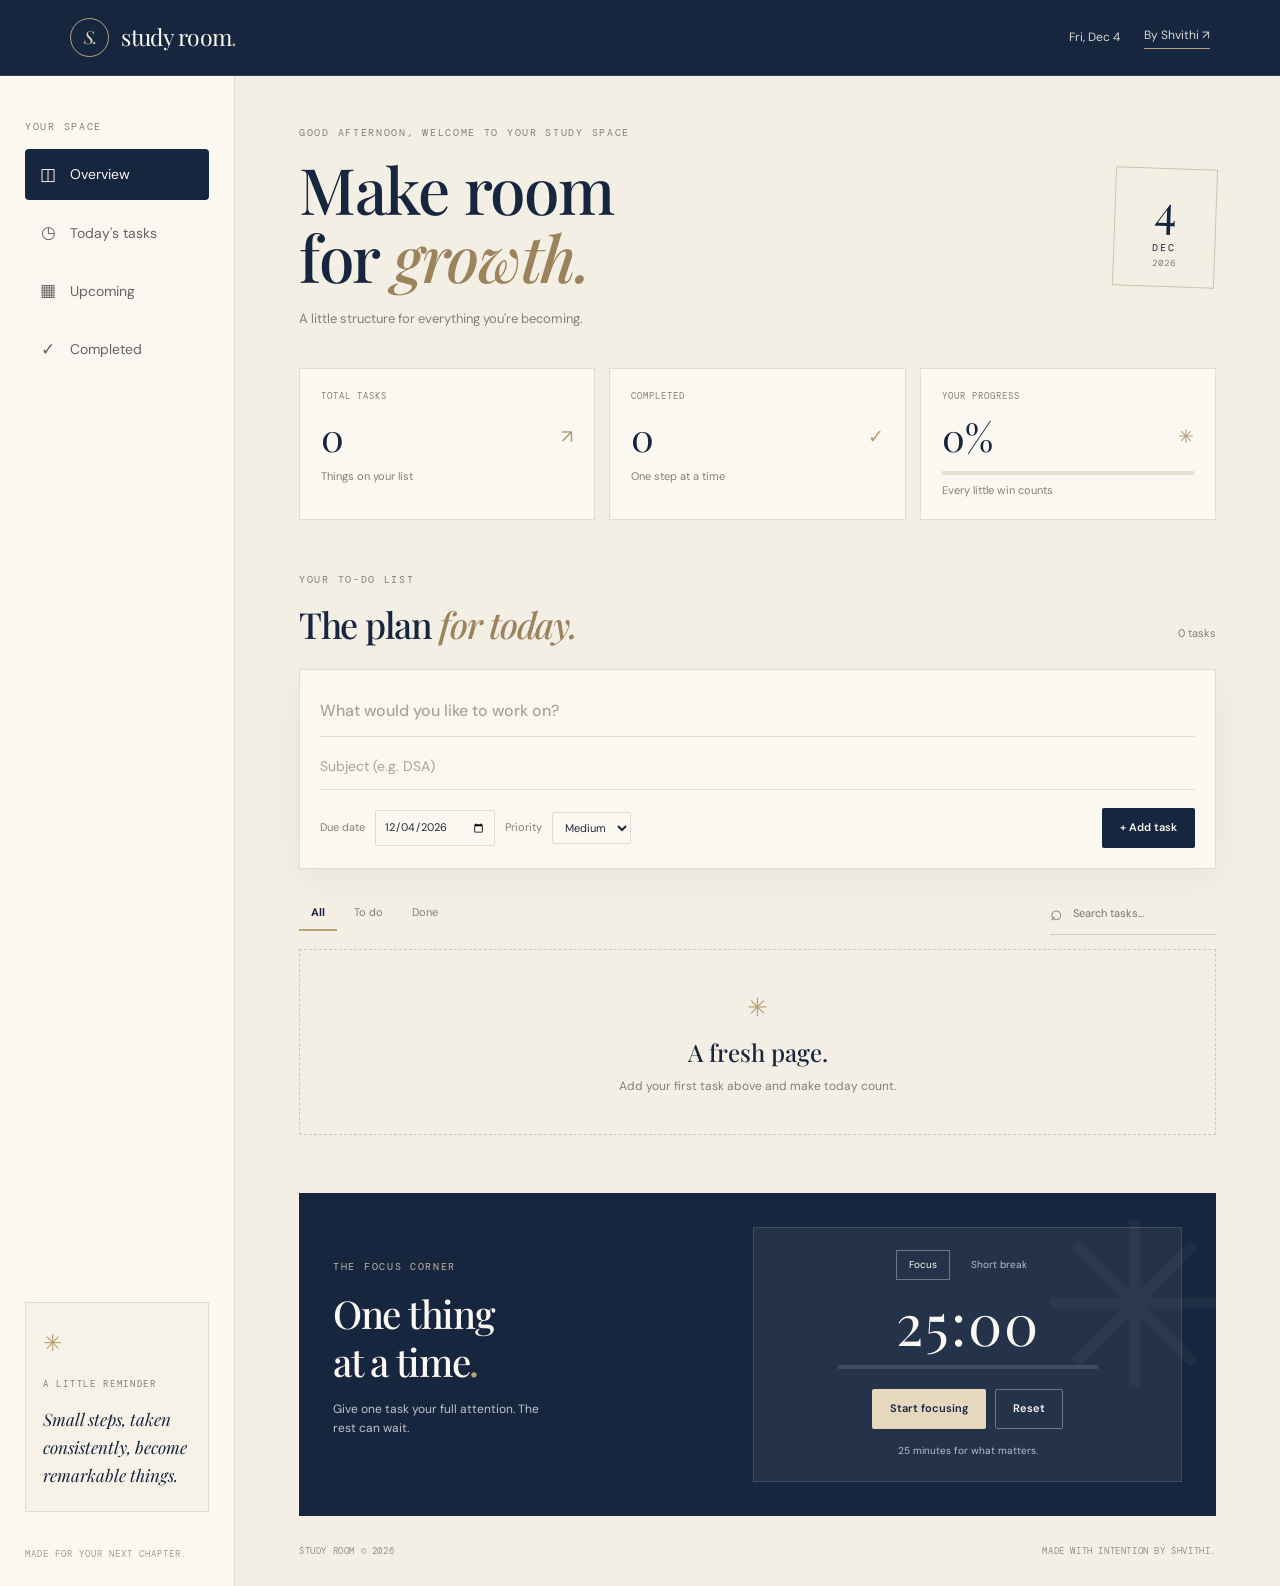
<file: index.html>
<!DOCTYPE html>
<html lang="en">
<head>
  <meta charset="UTF-8">
  <meta name="viewport" content="width=device-width, initial-scale=1.0">
  <meta name="theme-color" content="#17263f">
  <meta name="description" content="A calm, elegant study planner by Shvithi. Organize tasks, track progress, and focus on what matters.">
  <title>Study Room | Shvithi</title>
  <link rel="stylesheet" href="styles.css">
  <link rel="manifest" href="manifest.webmanifest">
  <link rel="icon" href="icon.svg" type="image/svg+xml">
</head>
<body>
  <header class="topbar">
    <a class="brand" href="#" aria-label="Study Room home">
      <span class="brand-mark">S.</span>
      <span>study room<span class="brand-period">.</span></span>
    </a>
    <div class="topbar-right">
      <span class="date-label" id="todayLabel"></span>
      <button class="button button-outline" id="installBtn" hidden>Install app</button>
      <a class="portfolio-link" href="#" id="portfolioLink">By Shvithi ↗</a>
    </div>
  </header>

  <main class="layout">
    <aside class="sidebar">
      <p class="eyebrow">YOUR SPACE</p>
      <nav class="nav-list" aria-label="Main navigation">
        <button class="nav-item active" data-view="all">
          <span>◫</span> Overview
        </button>
        <button class="nav-item" data-view="today">
          <span>◷</span> Today's tasks
        </button>
        <button class="nav-item" data-view="upcoming">
          <span>▦</span> Upcoming
        </button>
        <button class="nav-item" data-view="completed">
          <span>✓</span> Completed
        </button>
      </nav>

      <div class="sidebar-note">
        <span class="note-icon">✳</span>
        <p class="eyebrow">A LITTLE REMINDER</p>
        <p class="quote">Small steps, taken consistently, become remarkable things.</p>
      </div>

      <div class="sidebar-footer">MADE FOR YOUR NEXT CHAPTER.</div>
    </aside>

    <section class="main-content">
      <div class="welcome-row">
        <div>
          <p class="eyebrow" id="greeting">YOUR PERSONAL STUDY SPACE</p>
          <h1 id="pageTitle">Make room<br>for <em>growth.</em></h1>
          <p class="subtitle">A little structure for everything you're becoming.</p>
        </div>
        <div class="day-stamp">
          <span class="stamp-number" id="dayNumber">24</span>
          <span class="stamp-month" id="monthName">OCT</span>
          <span class="stamp-year" id="yearNumber">2026</span>
        </div>
      </div>

      <section class="stats-grid" aria-label="Study progress">
        <article class="stat-card">
          <p class="stat-label">TOTAL TASKS</p>
          <div class="stat-bottom">
            <span class="stat-number" id="totalCount">0</span>
            <span class="stat-symbol">↗</span>
          </div>
          <p class="stat-caption">Things on your list</p>
        </article>
        <article class="stat-card">
          <p class="stat-label">COMPLETED</p>
          <div class="stat-bottom">
            <span class="stat-number" id="completedCount">0</span>
            <span class="stat-symbol">✓</span>
          </div>
          <p class="stat-caption">One step at a time</p>
        </article>
        <article class="stat-card progress-card">
          <p class="stat-label">YOUR PROGRESS</p>
          <div class="stat-bottom">
            <span class="stat-number" id="progressPercent">0%</span>
            <span class="stat-symbol">✳</span>
          </div>
          <div class="progress-track">
            <div class="progress-fill" id="progressFill"></div>
          </div>
          <p class="stat-caption">Every little win counts</p>
        </article>
      </section>

      <section class="task-section">
        <div class="section-heading">
          <div>
            <p class="eyebrow">YOUR TO-DO LIST</p>
            <h2 id="taskHeading">The plan <em>for today.</em></h2>
          </div>
          <span class="task-total" id="visibleCount">0 tasks</span>
        </div>

        <form id="taskForm" class="task-form">
          <div class="form-main">
            <label class="sr-only" for="taskTitle">Task name</label>
            <input id="taskTitle" type="text" placeholder="What would you like to work on?" maxlength="100" required>
            <label class="sr-only" for="taskSubject">Subject</label>
            <input id="taskSubject" type="text" placeholder="Subject (e.g. DSA)" maxlength="40">
          </div>
          <div class="form-bottom">
            <div class="form-options">
              <label for="taskDate">Due date</label>
              <input id="taskDate" type="date" required>
              <label for="taskPriority">Priority</label>
              <select id="taskPriority">
                <option value="medium">Medium</option>
                <option value="high">High</option>
                <option value="low">Low</option>
              </select>
            </div>
            <button class="button button-primary" type="submit">+ Add task</button>
          </div>
        </form>

        <div class="task-toolbar">
          <div class="filter-list" aria-label="Filter tasks">
            <button class="filter active" data-filter="all">All</button>
            <button class="filter" data-filter="pending">To do</button>
            <button class="filter" data-filter="completed">Done</button>
          </div>
          <label class="search-box">
            <span>⌕</span>
            <input id="searchInput" type="search" placeholder="Search tasks..." aria-label="Search tasks">
          </label>
        </div>

        <div id="taskList" class="task-list"></div>
        <div id="emptyState" class="empty-state">
          <span class="empty-icon">✳</span>
          <h3>A fresh page.</h3>
          <p>Add your first task above and make today count.</p>
        </div>
      </section>

      <section class="focus-section">
        <div class="focus-copy">
          <p class="eyebrow">THE FOCUS CORNER</p>
          <h2>One thing<br>at a time<span class="accent-dot">.</span></h2>
          <p>Give one task your full attention. The rest can wait.</p>
        </div>
        <div class="timer-panel">
          <div class="timer-tabs">
            <button class="timer-tab active" data-minutes="25">Focus</button>
            <button class="timer-tab" data-minutes="5">Short break</button>
          </div>
          <div class="timer-display" id="timerDisplay">25:00</div>
          <div class="timer-progress"><div id="timerProgress"></div></div>
          <div class="timer-actions">
            <button class="button button-primary" id="timerToggle">Start focusing</button>
            <button class="button button-outline" id="timerReset">Reset</button>
          </div>
          <p class="timer-caption" id="timerCaption">25 minutes for what matters.</p>
        </div>
      </section>

      <footer class="page-footer">
        <span>STUDY ROOM © <span id="footerYear"></span></span>
        <span>MADE WITH INTENTION BY SHVITHI.</span>
      </footer>
    </section>
  </main>

  <div class="toast" id="toast" role="status" aria-live="polite"></div>
  <script src="script.js"></script>
</body>
</html>
</file>
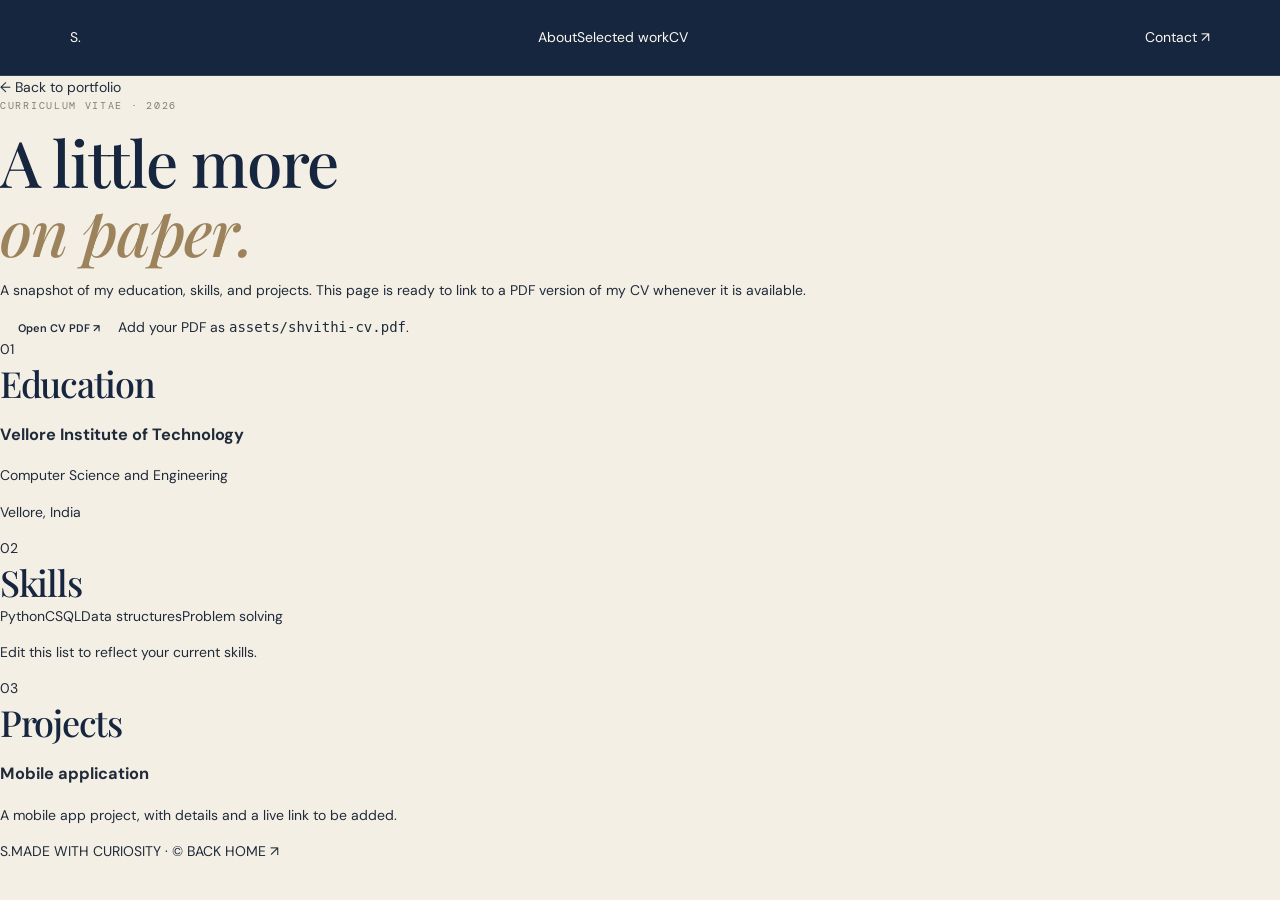
<file: cv.html>
<!doctype html>
<html lang="en">
<head>
  <meta charset="utf-8"><meta name="viewport" content="width=device-width, initial-scale=1">
  <meta name="theme-color" content="#10233f"><title>CV | Shvithi</title>
  <link rel="preconnect" href="https://fonts.googleapis.com"><link rel="preconnect" href="https://fonts.gstatic.com" crossorigin>
  <link href="https://fonts.googleapis.com/css2?family=DM+Mono:wght@400;500&family=Playfair+Display:ital,wght@0,400;0,500;0,600;1,400;1,500&family=DM+Sans:wght@400;500;600&display=swap" rel="stylesheet">
  <link rel="stylesheet" href="styles.css">
</head>
<body class="cv-page">
  <div class="cursor-glow" aria-hidden="true"></div><div class="cursor-trail" aria-hidden="true"></div>
  <header class="topbar"><a class="wordmark" href="index.html">S<span>.</span></a><nav><a href="index.html#about">About</a><a href="index.html#work">Selected work</a><a class="active" href="cv.html">CV</a></nav><a class="contact-pill" href="mailto:ravipatishvithi.sai2026@vitstudent.ac.in">Contact <span>↗</span></a></header>
  <main class="cv-main section-wrap">
    <a class="back-link" href="index.html">← Back to portfolio</a>
    <p class="eyebrow">CURRICULUM VITAE · 2026</p>
    <h1>A little more<br><em>on paper.</em></h1>
    <p class="cv-intro">A snapshot of my education, skills, and projects. This page is ready to link to a PDF version of my CV whenever it is available.</p>
    <div class="cv-actions"><a class="button button-light" id="cv-download" href="#" target="_blank" rel="noreferrer">Open CV PDF <span>↗</span></a><span class="small-note" id="cv-note">Add your PDF as <code>assets/shvithi-cv.pdf</code>.</span></div>
    <div class="cv-details">
      <section><span class="cv-number">01</span><div><h2>Education</h2><h3>Vellore Institute of Technology</h3><p>Computer Science and Engineering</p><p class="muted">Vellore, India</p></div></section>
      <section><span class="cv-number">02</span><div><h2>Skills</h2><div class="skill-chips"><span>Python</span><span>C</span><span>SQL</span><span>Data structures</span><span>Problem solving</span></div><p class="muted">Edit this list to reflect your current skills.</p></div></section>
      <section><span class="cv-number">03</span><div><h2>Projects</h2><h3>Mobile application</h3><p>A mobile app project, with details and a live link to be added.</p></div></section>
    </div>
  </main>
  <footer class="footer"><a class="wordmark" href="index.html">S<span>.</span></a><span>MADE WITH CURIOSITY · © <span id="year"></span></span><a href="index.html">BACK HOME ↗</a></footer>
  <script src="script.js"></script>
</body>
</html>
</file>
<file: styles.css>
@import url('https://fonts.googleapis.com/css2?family=DM+Mono:wght@400;500&family=DM+Sans:wght@400;500;600;700&family=Playfair+Display:ital,wght@0,500;0,600;0,700;1,500;1,600&display=swap');

:root {
  --navy: #17263f;
  --navy-light: #243653;
  --beige: #f4efe5;
  --paper: #fbf8f1;
  --cream: #e8dfcf;
  --ink: #202b3a;
  --muted: #827f78;
  --line: #e3dccf;
  --accent: #b9a17a;
  --green: #54725b;
  --red: #a4544d;
  --shadow: 0 10px 35px rgba(23, 38, 63, .05);
}

* { box-sizing: border-box; }

html { scroll-behavior: smooth; }

body {
  margin: 0;
  background: var(--beige);
  color: var(--ink);
  font-family: 'DM Sans', sans-serif;
  font-size: 14px;
  line-height: 1.6;
}

button, input, select { font: inherit; }
button { cursor: pointer; }
button:focus-visible, input:focus-visible, select:focus-visible, a:focus-visible {
  outline: 2px solid var(--accent);
  outline-offset: 3px;
}

a { color: inherit; text-decoration: none; }

.topbar {
  min-height: 76px;
  padding: 15px 5.5%;
  background: var(--navy);
  color: var(--paper);
  display: flex;
  justify-content: space-between;
  align-items: center;
  gap: 20px;
  border-bottom: 1px solid rgba(255,255,255,.12);
}

.brand {
  display: flex;
  align-items: center;
  gap: 12px;
  font-family: 'Playfair Display', serif;
  font-size: 23px;
  letter-spacing: -.7px;
}

.brand-mark {
  display: grid;
  place-items: center;
  width: 39px;
  height: 39px;
  border: 1px solid var(--accent);
  border-radius: 50%;
  font-style: italic;
  color: #e5d1ad;
  font-size: 18px;
}

.brand-period { color: var(--accent); }

.topbar-right {
  display: flex;
  align-items: center;
  gap: 24px;
}

.date-label, .portfolio-link {
  font-size: 12px;
  color: #d9d7d1;
}

.portfolio-link { border-bottom: 1px solid var(--accent); padding-bottom: 3px; }

.layout {
  display: grid;
  grid-template-columns: 235px minmax(0, 1fr);
  min-height: calc(100vh - 76px);
}

.sidebar {
  background: var(--paper);
  padding: 43px 25px 25px;
  border-right: 1px solid var(--line);
  display: flex;
  flex-direction: column;
}

.eyebrow {
  font-family: 'DM Mono', monospace;
  font-size: 10px;
  letter-spacing: 1.7px;
  color: var(--muted);
  margin: 0 0 14px;
}

.nav-list { display: grid; gap: 7px; }

.nav-item {
  display: flex;
  align-items: center;
  gap: 12px;
  text-align: left;
  width: 100%;
  padding: 12px 13px;
  background: transparent;
  color: #64645f;
  border: 0;
  border-radius: 4px;
  transition: background .2s, color .2s;
}

.nav-item span { width: 20px; font-size: 17px; text-align: center; }

.nav-item:hover { background: var(--beige); color: var(--navy); }

.nav-item.active {
  background: var(--navy);
  color: var(--paper);
}

.sidebar-note {
  margin-top: auto;
  margin-bottom: 35px;
  padding: 22px 17px;
  border: 1px solid var(--line);
  background: #f7f2e8;
}

.note-icon { color: var(--accent); font-size: 23px; }
.sidebar-note .eyebrow { margin-top: 15px; font-size: 9px; }

.quote {
  margin: 0;
  font-family: 'Playfair Display', serif;
  font-style: italic;
  font-size: 17px;
  line-height: 1.65;
  color: var(--navy);
}

.sidebar-footer {
  color: #a39b8f;
  font-family: 'DM Mono', monospace;
  font-size: 9px;
  letter-spacing: 1px;
}

.main-content {
  width: 100%;
  max-width: 1200px;
  margin: 0 auto;
  padding: 49px clamp(24px, 5vw, 72px) 20px;
}

.welcome-row {
  display: flex;
  justify-content: space-between;
  align-items: center;
  gap: 25px;
  margin-bottom: 38px;
}

h1, h2, h3, p { overflow-wrap: anywhere; }

h1, h2 {
  margin: 0;
  font-family: 'Playfair Display', serif;
  font-weight: 500;
  letter-spacing: -1.3px;
  color: var(--navy);
}

h1 { font-size: clamp(42px, 5vw, 66px); line-height: 1.07; }
h1 em, h2 em { color: #9c835c; font-weight: 500; }
h2 { font-size: clamp(26px, 3vw, 36px); line-height: 1.25; }

.subtitle {
  margin: 17px 0 0;
  color: var(--muted);
  font-size: 13px;
}

.day-stamp {
  flex: 0 0 102px;
  width: 102px;
  height: 119px;
  display: flex;
  flex-direction: column;
  align-items: center;
  justify-content: center;
  border: 1px solid #cfc3ae;
  color: var(--navy);
  transform: rotate(2deg);
}

.stamp-number { font-family: 'Playfair Display', serif; font-size: 45px; line-height: 1.1; }
.stamp-month, .stamp-year { font-family: 'DM Mono', monospace; font-size: 10px; letter-spacing: 2px; }
.stamp-month { margin-top: 5px; }
.stamp-year { color: var(--muted); font-size: 9px; letter-spacing: 1px; }

.stats-grid {
  display: grid;
  grid-template-columns: repeat(3, minmax(0, 1fr));
  gap: 14px;
  margin-bottom: 52px;
}

.stat-card {
  padding: 20px 21px;
  background: var(--paper);
  border: 1px solid var(--line);
  min-width: 0;
}

.stat-label {
  font-family: 'DM Mono', monospace;
  letter-spacing: 1px;
  font-size: 9px;
  color: var(--muted);
  margin: 0;
}

.stat-bottom { display: flex; align-items: center; justify-content: space-between; margin-top: 10px; }
.stat-number { font-family: 'Playfair Display', serif; font-size: 38px; color: var(--navy); line-height: 1.25; }
.stat-symbol { color: #b09a76; font-size: 19px; }
.stat-caption { margin: 7px 0 0; font-size: 11px; color: var(--muted); }

.progress-track, .timer-progress {
  height: 4px;
  background: #e6dfd2;
  overflow: hidden;
  margin-top: 10px;
}
.progress-fill, #timerProgress { height: 100%; width: 0%; background: var(--green); transition: width .3s; }

.task-section { margin-bottom: 58px; }

.section-heading {
  display: flex;
  justify-content: space-between;
  align-items: end;
  gap: 15px;
  margin-bottom: 22px;
}

.task-total {
  color: var(--muted);
  font-size: 11px;
  white-space: nowrap;
  padding-bottom: 5px;
}

.task-form {
  padding: 20px;
  background: var(--paper);
  border: 1px solid var(--line);
  box-shadow: var(--shadow);
}

.form-main { display: grid; gap: 10px; }

.form-main input {
  width: 100%;
  border: 0;
  border-bottom: 1px solid var(--line);
  padding: 8px 0 12px;
  background: transparent;
  color: var(--ink);
  outline-offset: 2px;
}

.form-main input:first-of-type { font-size: 16px; font-weight: 500; }
.form-main input::placeholder { color: #aaa397; }

.form-bottom {
  display: flex;
  justify-content: space-between;
  align-items: center;
  flex-wrap: wrap;
  gap: 15px;
  margin-top: 18px;
}

.form-options { display: flex; align-items: center; flex-wrap: wrap; gap: 10px; }
.form-options label { color: var(--muted); font-size: 11px; }
.form-options input, .form-options select {
  max-width: 145px;
  min-width: 0;
  padding: 7px 8px;
  background: transparent;
  border: 1px solid var(--line);
  color: var(--ink);
  border-radius: 2px;
  font-size: 11px;
}

.button {
  border: 1px solid transparent;
  border-radius: 2px;
  padding: 10px 17px;
  font-size: 11px;
  font-weight: 600;
  transition: background .2s, color .2s, border-color .2s;
}

.button-primary { background: var(--navy); color: var(--paper); }
.button-primary:hover { background: var(--navy-light); }
.button-outline { border-color: #c9c0b2; background: transparent; color: var(--navy); }
.topbar .button-outline { color: var(--paper); border-color: #58667b; }
.button-outline:hover { background: var(--cream); color: var(--navy); }

.task-toolbar {
  display: flex;
  justify-content: space-between;
  align-items: center;
  gap: 15px;
  margin: 24px 0 14px;
  flex-wrap: wrap;
}

.filter-list { display: flex; gap: 5px; }
.filter {
  border: 0;
  background: transparent;
  padding: 7px 12px;
  font-size: 11px;
  color: var(--muted);
  border-bottom: 2px solid transparent;
}
.filter.active { color: var(--navy); border-bottom-color: var(--accent); font-weight: 700; }

.search-box {
  display: flex;
  align-items: center;
  gap: 8px;
  border-bottom: 1px solid #d6cdbc;
  color: var(--muted);
  padding: 4px 0;
}
.search-box span { font-size: 21px; }
.search-box input { width: 145px; max-width: 42vw; border: 0; outline: none; background: transparent; font-size: 11px; }

.task-list { display: grid; gap: 9px; }

.task-item {
  display: flex;
  align-items: flex-start;
  gap: 13px;
  padding: 17px 17px;
  background: var(--paper);
  border: 1px solid var(--line);
  transition: border-color .2s, opacity .2s;
}
.task-item:hover { border-color: #c5b79e; }
.task-item.is-completed .task-title { text-decoration: line-through; color: #99958c; }

.task-check {
  appearance: none;
  flex: 0 0 18px;
  width: 18px;
  height: 18px;
  margin: 3px 0 0;
  border: 1px solid #b9ae9b;
  border-radius: 50%;
  cursor: pointer;
  position: relative;
}
.task-check:checked { background: var(--green); border-color: var(--green); }
.task-check:checked::after {
  content: '✓';
  position: absolute;
  inset: -1px 0 0;
  color: white;
  font-size: 12px;
  text-align: center;
}

.task-body { flex: 1; min-width: 0; }
.task-title { font-size: 13px; font-weight: 600; color: var(--navy); }
.task-meta { display: flex; align-items: center; flex-wrap: wrap; gap: 8px; margin-top: 7px; font-size: 10px; color: var(--muted); }
.subject-tag { background: #eee5d6; padding: 2px 7px; color: #665840; }

.priority {
  font-family: 'DM Mono', monospace;
  font-size: 9px;
  text-transform: uppercase;
  letter-spacing: .4px;
  padding: 4px 7px;
  white-space: nowrap;
}
.priority.high { color: var(--red); background: #f5e7e2; }
.priority.medium { color: #8b7145; background: #f3ecdd; }
.priority.low { color: var(--green); background: #e7eee6; }

.task-actions { display: flex; gap: 7px; margin-left: auto; }
.icon-button {
  border: 0;
  background: transparent;
  color: #928a7d;
  padding: 4px 6px;
  font-size: 15px;
}
.icon-button:hover { color: var(--red); }

.empty-state { display: none; text-align: center; padding: 38px 15px; border: 1px dashed #d4c8b5; }
.empty-state.visible { display: block; }
.empty-icon { color: var(--accent); font-size: 25px; }
.empty-state h3 { font-family: 'Playfair Display', serif; font-size: 24px; font-weight: 500; margin: 5px 0; color: var(--navy); }
.empty-state p { margin: 0; color: var(--muted); font-size: 12px; }

.focus-section {
  display: grid;
  grid-template-columns: 1fr 1.1fr;
  gap: 30px;
  align-items: center;
  padding: 34px;
  background: var(--navy);
  color: var(--paper);
  position: relative;
  overflow: hidden;
}
.focus-section::after {
  content: '✳';
  position: absolute;
  right: -15px;
  top: -68px;
  font-size: 230px;
  color: rgba(255,255,255,.035);
  pointer-events: none;
}
.focus-copy, .timer-panel { position: relative; z-index: 1; }
.focus-copy .eyebrow { color: #c1b59f; }
.focus-copy h2 { color: var(--paper); font-size: clamp(30px, 3vw, 43px); }
.focus-copy p:last-child { color: #c0c4ca; font-size: 12px; max-width: 230px; margin-top: 15px; }
.accent-dot { color: var(--accent); }

.timer-panel {
  background: rgba(255,255,255,.055);
  border: 1px solid rgba(255,255,255,.13);
  padding: 22px;
  text-align: center;
}
.timer-tabs { display: flex; justify-content: center; gap: 8px; }
.timer-tab {
  border: 1px solid transparent;
  padding: 6px 12px;
  background: transparent;
  color: #b9c0ca;
  font-size: 10px;
}
.timer-tab.active { border-color: #6a7688; color: var(--paper); }
.timer-display { font-family: 'Playfair Display', serif; font-size: clamp(42px, 5vw, 57px); line-height: 1.5; letter-spacing: 2px; }
.timer-progress { background: rgba(255,255,255,.13); margin: 0 auto 20px; max-width: 260px; }
#timerProgress { background: #d3bb92; transition: width .4s; }
.timer-actions { display: flex; justify-content: center; gap: 9px; }
.timer-panel .button-primary { background: #e6d8bf; color: var(--navy); }
.timer-panel .button-primary:hover { background: #f4e9d6; }
.timer-panel .button-outline { color: var(--paper); border-color: #68758a; }
.timer-panel .button-outline:hover { color: var(--navy); }
.timer-caption { color: #b8c0cc; font-size: 10px; margin: 14px 0 0; }

.page-footer {
  display: flex;
  justify-content: space-between;
  gap: 15px;
  padding: 28px 0 8px;
  color: #969084;
  font-family: 'DM Mono', monospace;
  font-size: 9px;
  letter-spacing: .6px;
}

.toast {
  position: fixed;
  bottom: 22px;
  left: 50%;
  transform: translate(-50%, 15px);
  opacity: 0;
  pointer-events: none;
  background: var(--navy);
  color: white;
  padding: 11px 18px;
  box-shadow: var(--shadow);
  font-size: 12px;
  transition: opacity .2s, transform .2s;
  z-index: 10;
}
.toast.show { opacity: 1; transform: translate(-50%, 0); }
.sr-only { position: absolute; width: 1px; height: 1px; padding: 0; margin: -1px; overflow: hidden; clip: rect(0,0,0,0); white-space: nowrap; border: 0; }

@media (min-width: 1450px) {
  .main-content { padding-top: 60px; }
}

@media (max-width: 950px) {
  .layout { grid-template-columns: 190px minmax(0, 1fr); }
  .sidebar { padding: 32px 17px 20px; }
  .main-content { padding: 35px 25px 20px; }
  .stats-grid { gap: 9px; }
  .stat-card { padding: 17px 14px; }
  .focus-section { padding: 25px; gap: 20px; }
}

@media (max-width: 680px) {
  .topbar { padding: 13px 18px; min-height: 66px; }
  .brand { font-size: 20px; }
  .brand-mark { width: 34px; height: 34px; }
  .topbar-right { gap: 12px; }
  .date-label { display: none; }
  .portfolio-link { font-size: 11px; }
  .layout { display: block; }
  .sidebar { padding: 14px 16px; border-right: 0; border-bottom: 1px solid var(--line); }
  .sidebar > .eyebrow, .sidebar-note, .sidebar-footer { display: none; }
  .nav-list { display: flex; gap: 5px; overflow-x: auto; }
  .nav-item { white-space: nowrap; width: auto; padding: 9px 12px; font-size: 11px; }
  .nav-item span { font-size: 14px; width: auto; }
  .main-content { padding: 31px 17px 18px; }
  .welcome-row { margin-bottom: 27px; }
  h1 { font-size: 45px; }
  .subtitle { max-width: 250px; font-size: 12px; }
  .day-stamp { flex-basis: 78px; width: 78px; height: 100px; }
  .stamp-number { font-size: 35px; }
  .stats-grid { grid-template-columns: repeat(2, minmax(0, 1fr)); margin-bottom: 38px; }
  .progress-card { grid-column: 1 / -1; }
  .stat-number { font-size: 32px; }
  .section-heading { align-items: start; }
  .task-form { padding: 15px; }
  .form-bottom { align-items: stretch; flex-direction: column; }
  .form-options { gap: 8px; }
  .form-options input { max-width: 130px; }
  .form-options select { max-width: 100px; }
  .form-bottom > button { width: 100%; }
  .task-item { gap: 10px; padding: 13px 11px; }
  .task-actions { gap: 1px; }
  .task-toolbar { align-items: flex-start; }
  .search-box input { width: 105px; }
  .focus-section { grid-template-columns: 1fr; padding: 24px 18px; gap: 20px; }
  .focus-copy h2 br { display: none; }
  .timer-panel { padding: 18px 12px; }
  .page-footer { flex-direction: column; gap: 6px; font-size: 8px; }
}

@media (max-width: 380px) {
  .welcome-row { align-items: flex-start; }
  h1 { font-size: 39px; }
  .day-stamp { flex-basis: 66px; width: 66px; height: 89px; }
  .stamp-number { font-size: 30px; }
  .form-options { display: grid; grid-template-columns: auto 1fr; }
  .form-options input, .form-options select { max-width: none; width: 100%; }
  .task-toolbar { flex-direction: column; }
  .search-box { width: 100%; }
  .search-box input { width: 100%; max-width: none; }
  .priority { font-size: 8px; }
}
</file>
